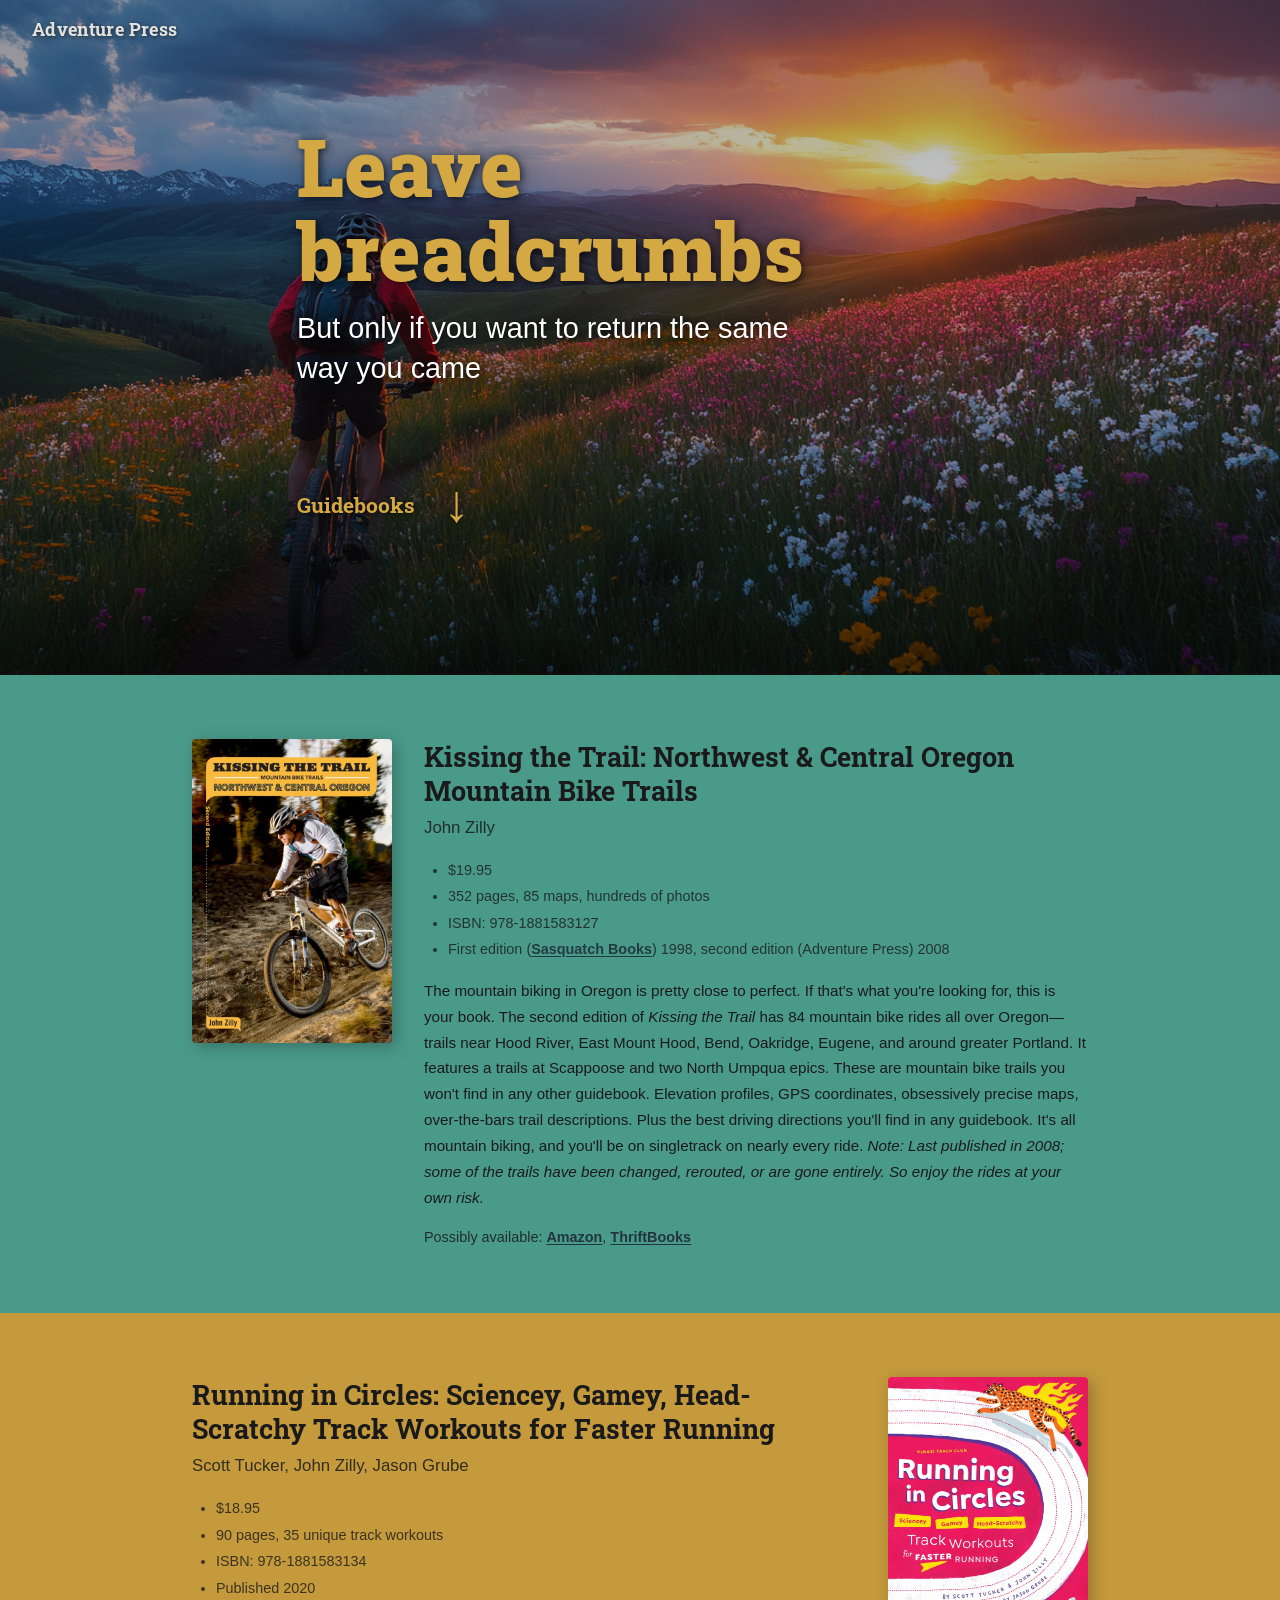
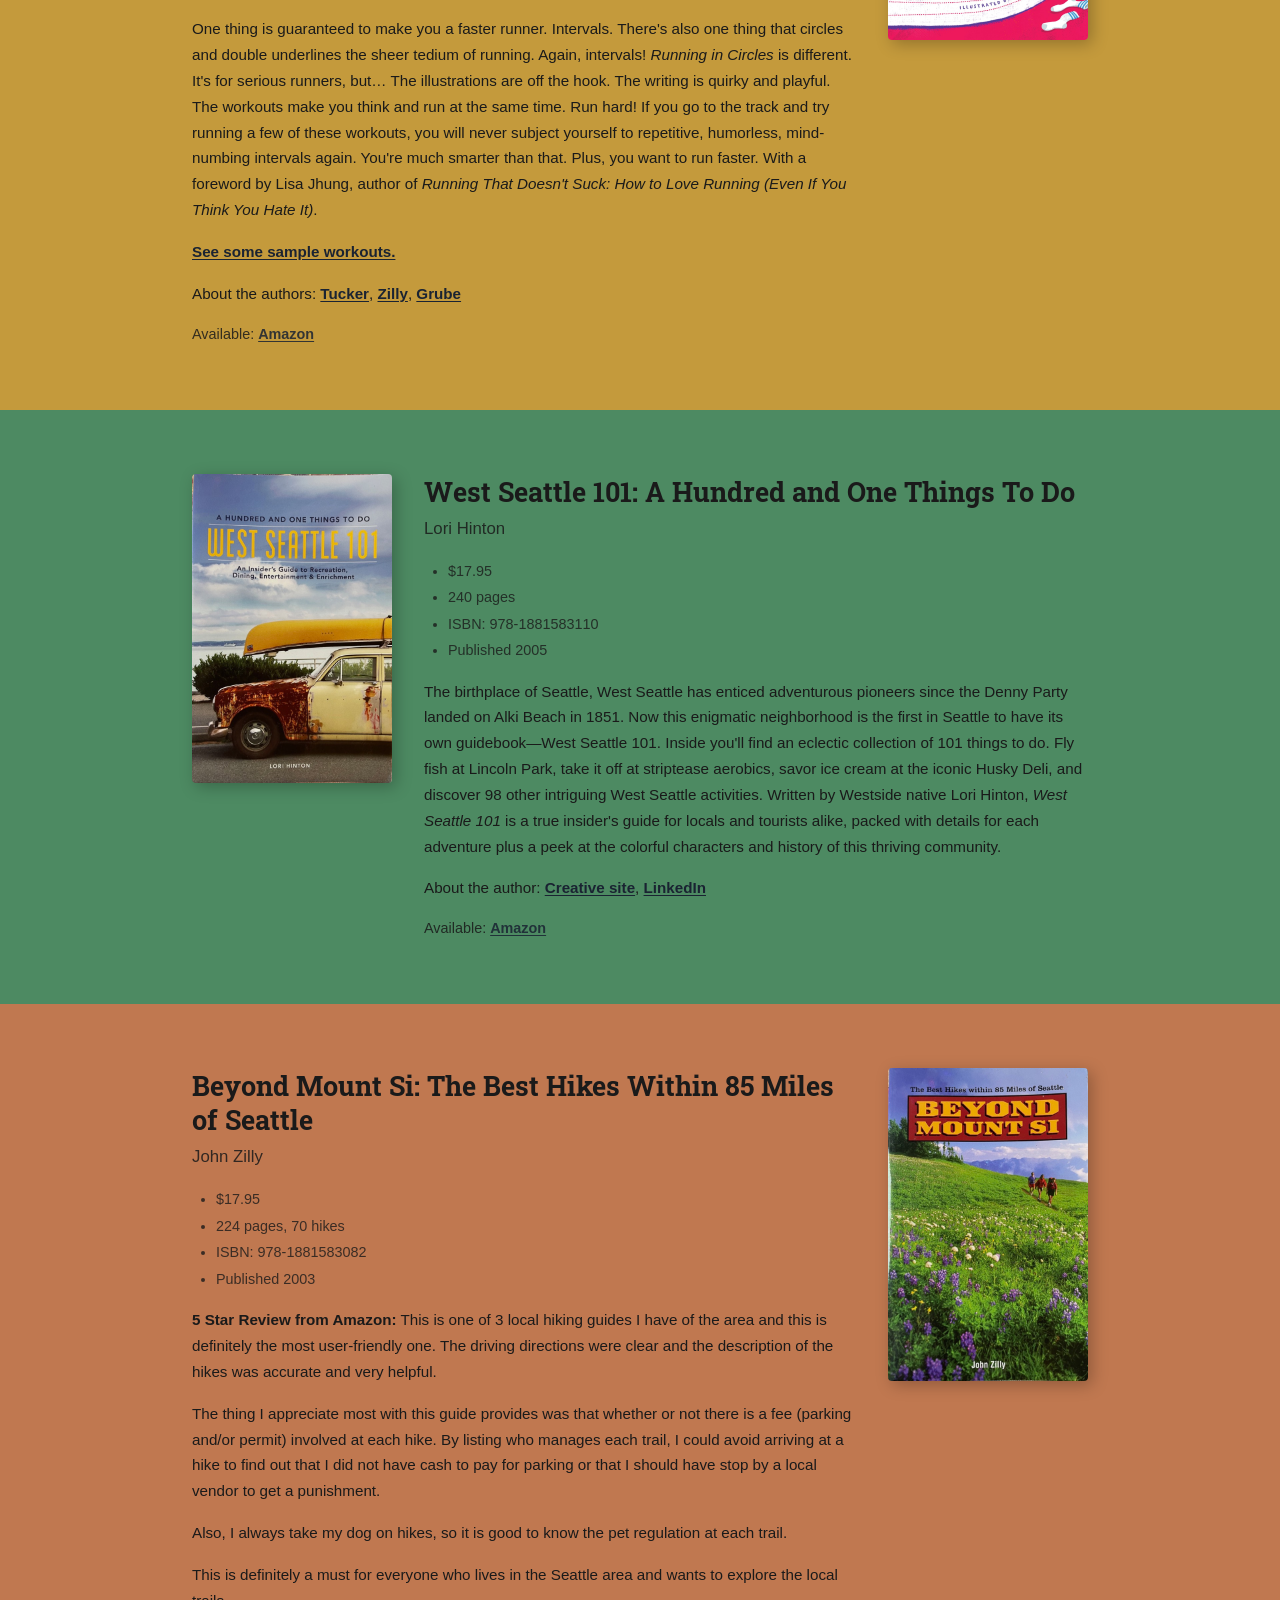
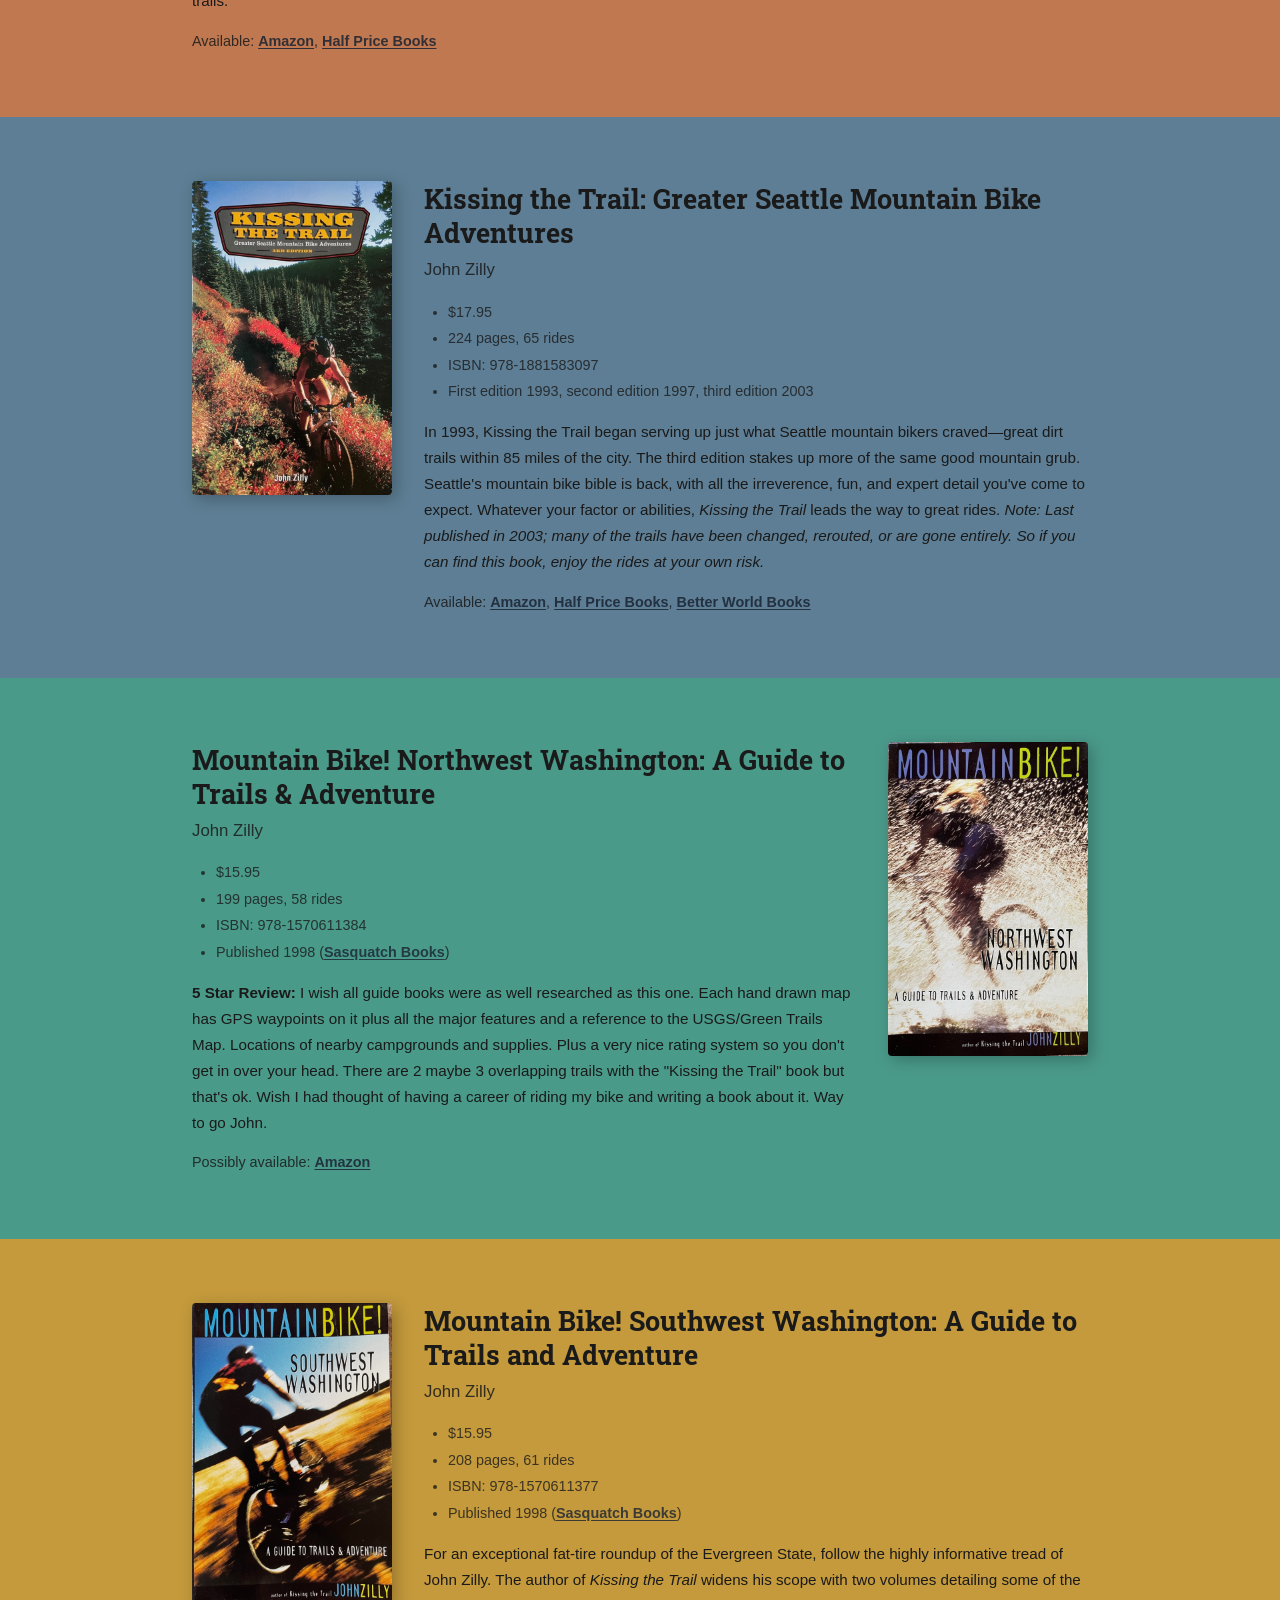
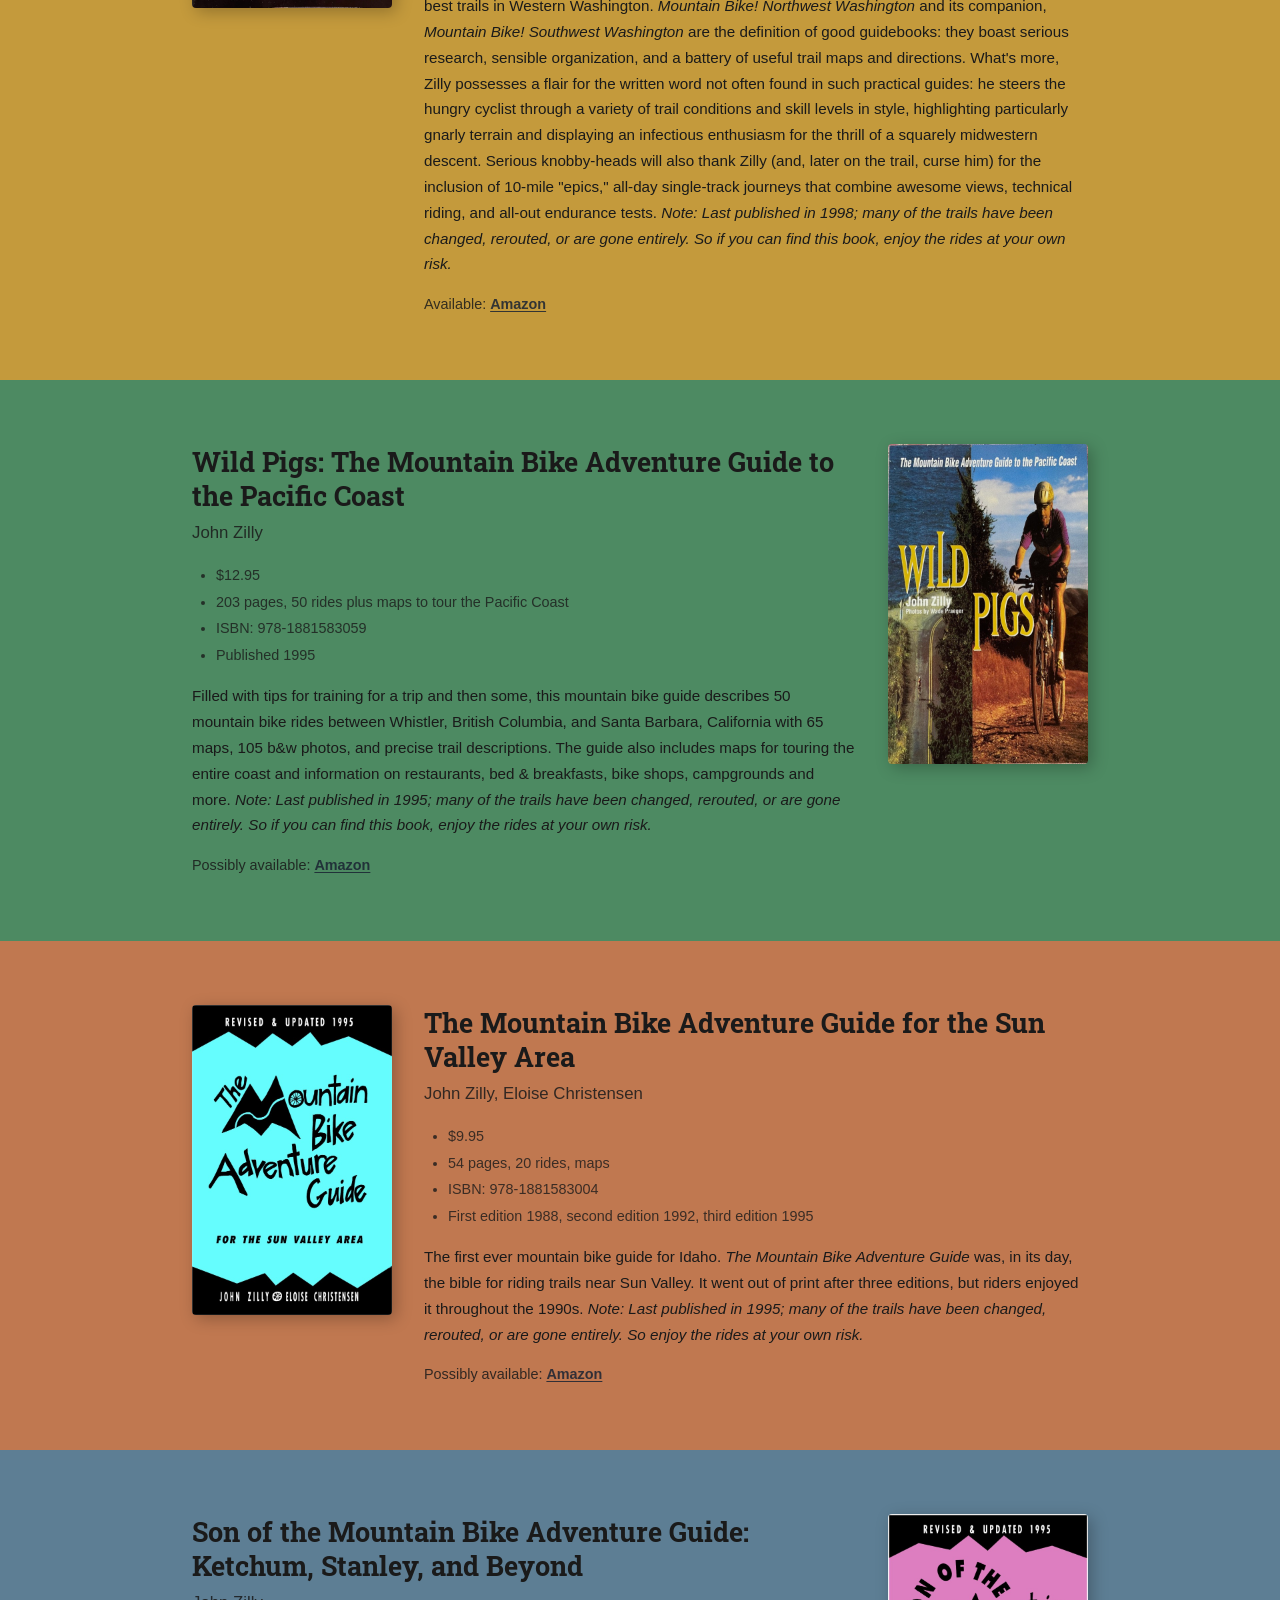
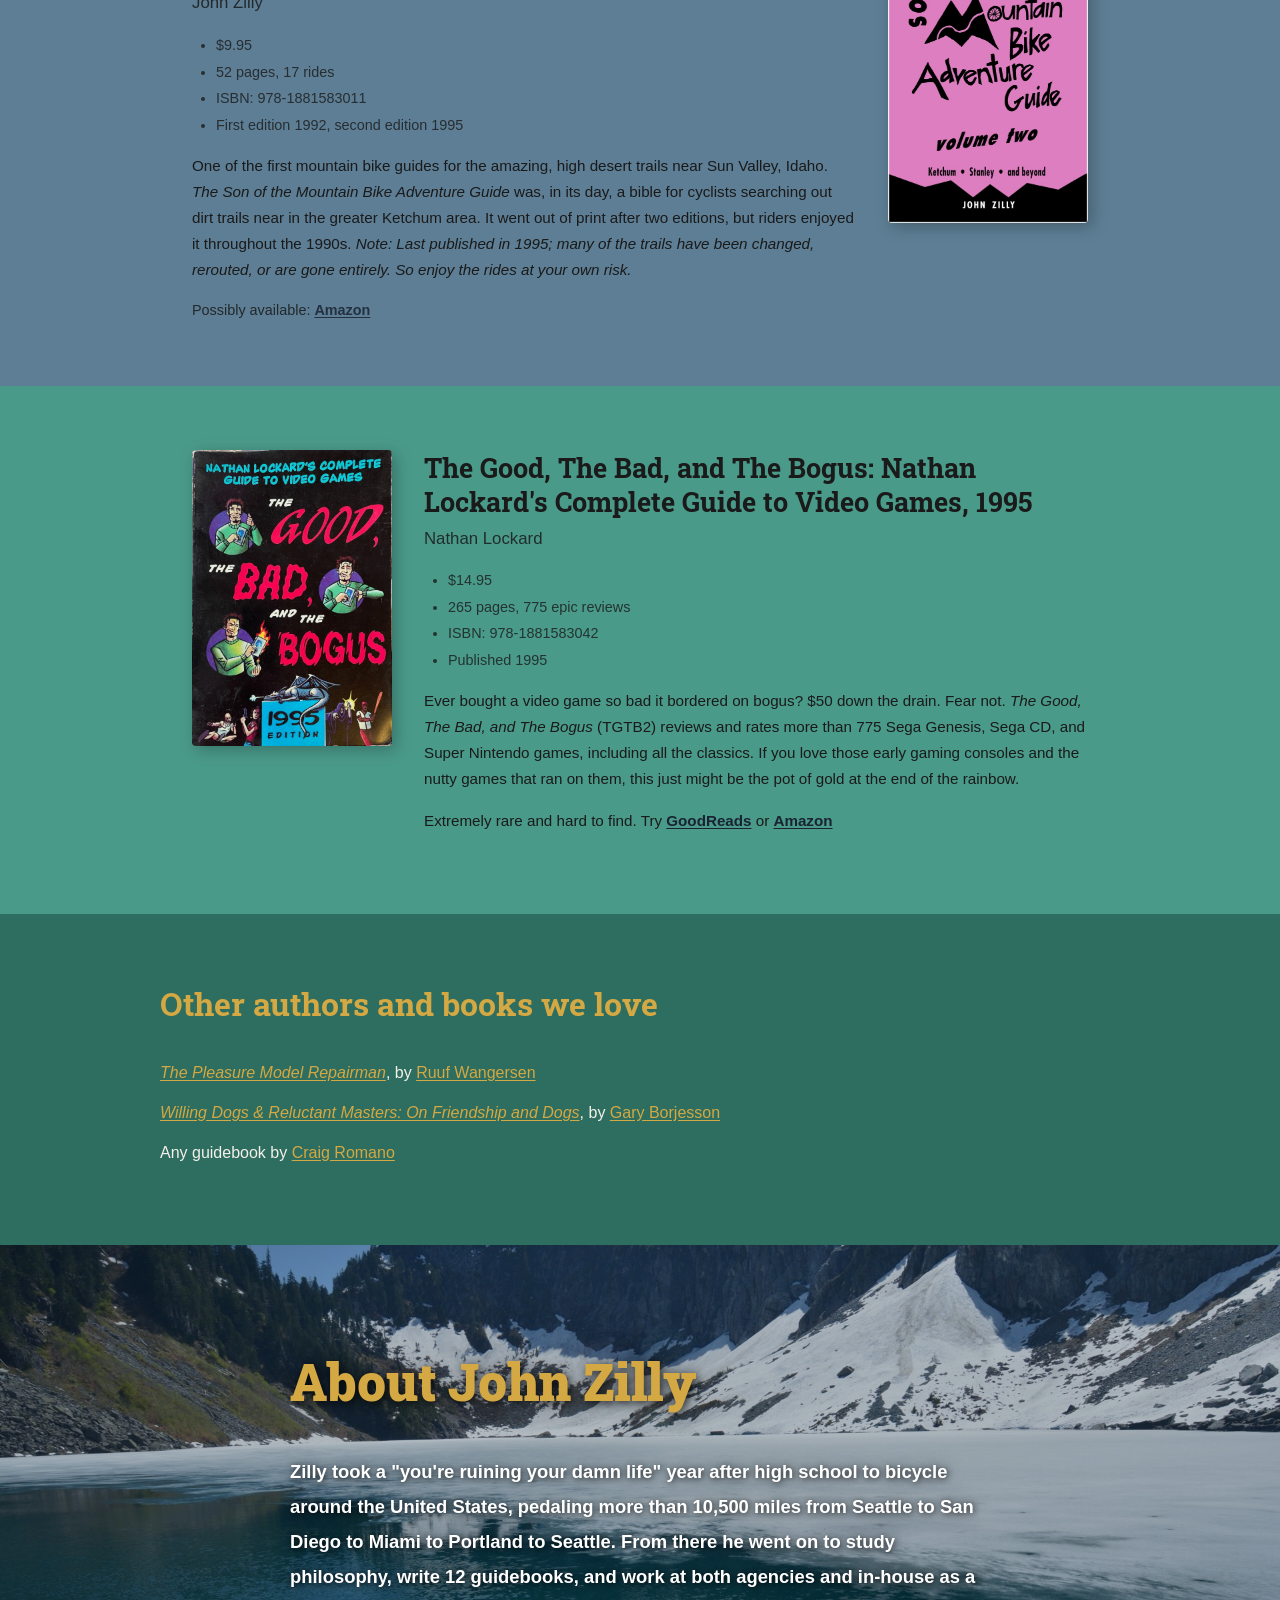
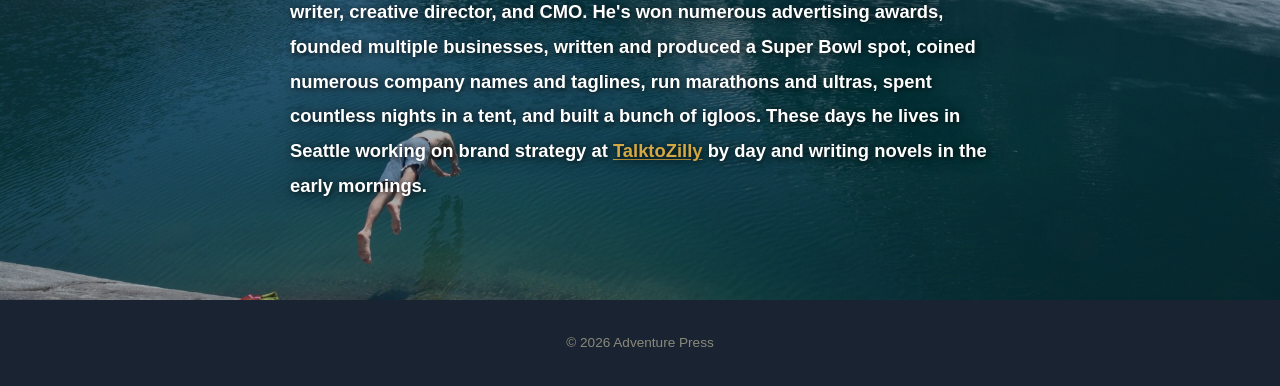
<file: index.html>
<!DOCTYPE html>
<html lang="en">
<head>
    <meta charset="UTF-8">
    <meta name="viewport" content="width=device-width, initial-scale=1.0">
    <title>Adventure Press | Discover Your Next Adventure</title>
    <meta name="description" content="Adventure Press publishes outdoor guidebooks for mountain biking, hiking, running, and adventure. Based in Seattle, Washington.">
    <meta property="og:title" content="Adventure Press | Discover Your Next Adventure">
    <meta property="og:description" content="Guidebooks for mountain biking, hiking, running, and outdoor adventure.">
    <meta property="og:type" content="website">
    <link rel="preconnect" href="https://fonts.googleapis.com">
    <link rel="preconnect" href="https://fonts.gstatic.com" crossorigin>
    <link href="https://fonts.googleapis.com/css2?family=Roboto+Slab:wght@400;700;900&display=swap" rel="stylesheet">
    <link rel="stylesheet" href="css/style.css">
</head>
<body>

    <header class="site-header">
        <a href="#" class="logo">Adventure Press</a>
    </header>

    <!-- Hero Section -->
    <section class="hero" id="hero">
        <div class="hero-content">
            <h1 class="hero-title">Leave breadcrumbs</h1>
            <p class="hero-subtitle">But only if you want to return the same way you came</p>
            <a href="#books" class="hero-cta">Guidebooks <span class="arrow">&darr;</span></a>
        </div>
    </section>

    <!-- Books Section -->
    <main class="books-section" id="books">

        <!-- Book 1: Kissing the Trail Oregon -->
        <article class="book">
            <div class="book-cover">
                <img src="images/covers/kissing-trail-oregon.jpg"
                     alt="Kissing the Trail: Northwest and Central Oregon Mountain Bike Trails cover"
                     loading="lazy" width="400" height="600">
            </div>
            <div class="book-info">
                <h2>Kissing the Trail: Northwest &amp; Central Oregon Mountain Bike Trails</h2>
                <p class="book-author">John Zilly</p>
                <ul class="book-specs">
                    <li>$19.95</li>
                    <li>352 pages, 85 maps, hundreds of photos</li>
                    <li>ISBN: 978-1881583127</li>
                    <li>First edition (<a href="https://sasquatchbooks.com/" target="_blank" rel="noopener">Sasquatch Books</a>) 1998, second edition (Adventure Press) 2008</li>
                </ul>
                <div class="book-description">
                    <p>The mountain biking in Oregon is pretty close to perfect. If that's what you're looking for, this is your book. The second edition of <em>Kissing the Trail</em> has 84 mountain bike rides all over Oregon&mdash;trails near Hood River, East Mount Hood, Bend, Oakridge, Eugene, and around greater Portland. It features a trails at Scappoose and two North Umpqua epics. These are mountain bike trails you won't find in any other guidebook. Elevation profiles, GPS coordinates, obsessively precise maps, over-the-bars trail descriptions. Plus the best driving directions you'll find in any guidebook. It's all mountain biking, and you'll be on singletrack on nearly every ride. <em>Note: Last published in 2008; some of the trails have been changed, rerouted, or are gone entirely. So enjoy the rides at your own risk.</em></p>
                </div>
                <p class="book-availability">Possibly available: <a href="https://www.amazon.com/Kissing-Trail-Northwest-Central-Mountain/dp/1570612110" target="_blank" rel="noopener">Amazon</a>, <a href="https://www.thriftbooks.com/w/kissing-the-trail_zilly-john/764143/" target="_blank" rel="noopener">ThriftBooks</a></p>
            </div>
        </article>

        <!-- Book 2: Running in Circles -->
        <article class="book">
            <div class="book-cover">
                <img src="images/covers/running-in-circles.jpg"
                     alt="Running in Circles: Track Workouts for Faster Running cover"
                     loading="lazy" width="800" height="1050">
            </div>
            <div class="book-info">
                <h2>Running in Circles: Sciencey, Gamey, Head-Scratchy Track Workouts for Faster Running</h2>
                <p class="book-author">Scott Tucker, John Zilly, Jason Grube</p>
                <ul class="book-specs">
                    <li>$18.95</li>
                    <li>90 pages, 35 unique track workouts</li>
                    <li>ISBN: 978-1881583134</li>
                    <li>Published 2020</li>
                </ul>
                <div class="book-description">
                    <p>One thing is guaranteed to make you a faster runner. Intervals. There's also one thing that circles and double underlines the sheer tedium of running. Again, intervals! <em>Running in Circles</em> is different. It's for serious runners, but&hellip; The illustrations are off the hook. The writing is quirky and playful. The workouts make you think and run at the same time. Run hard! If you go to the track and try running a few of these workouts, you will never subject yourself to repetitive, humorless, mind-numbing intervals again. You're much smarter than that. Plus, you want to run faster. With a foreword by Lisa Jhung, author of <em>Running That Doesn't Suck: How to Love Running (Even If You Think You Hate It)</em>.</p>
                    <p class="sample-link"><a href="samples/running-in-circles.html">See some sample workouts.</a></p>
                    <p>About the authors: <a href="https://www.linkedin.com/in/scottltuckermarathon/" target="_blank" rel="noopener">Tucker</a>, <a href="https://www.talktozilly.com" target="_blank" rel="noopener">Zilly</a>, <a href="https://headquarters.studio" target="_blank" rel="noopener">Grube</a></p>
                </div>
                <p class="book-availability">Available: <a href="https://www.amazon.com/Running-Circles-Sciencey-Head-Scratchy-Workouts/dp/1881583139" target="_blank" rel="noopener">Amazon</a></p>
            </div>
        </article>

        <!-- Book 3: West Seattle 101 -->
        <article class="book">
            <div class="book-cover">
                <img src="images/covers/west-seattle-101.jpg"
                     alt="West Seattle 101: A Hundred and One Things To Do cover"
                     loading="lazy" width="400" height="600">
            </div>
            <div class="book-info">
                <h2>West Seattle 101: A Hundred and One Things To Do</h2>
                <p class="book-author">Lori Hinton</p>
                <ul class="book-specs">
                    <li>$17.95</li>
                    <li>240 pages</li>
                    <li>ISBN: 978-1881583110</li>
                    <li>Published 2005</li>
                </ul>
                <div class="book-description">
                    <p>The birthplace of Seattle, West Seattle has enticed adventurous pioneers since the Denny Party landed on Alki Beach in 1851. Now this enigmatic neighborhood is the first in Seattle to have its own guidebook&mdash;West Seattle 101. Inside you'll find an eclectic collection of 101 things to do. Fly fish at Lincoln Park, take it off at striptease aerobics, savor ice cream at the iconic Husky Deli, and discover 98 other intriguing West Seattle activities. Written by Westside native Lori Hinton, <em>West Seattle 101</em> is a true insider's guide for locals and tourists alike, packed with details for each adventure plus a peek at the colorful characters and history of this thriving community.</p>
                    <p>About the author: <a href="https://www.hintoncreative.com/project/westseattle101/" target="_blank" rel="noopener">Creative site</a>, <a href="https://www.linkedin.com/in/lori-hinton-70025a5/" target="_blank" rel="noopener">LinkedIn</a></p>
                </div>
                <p class="book-availability">Available: <a href="https://www.amazon.com/West-Seattle-101-Recreation-Enrichment/dp/1881583112" target="_blank" rel="noopener">Amazon</a></p>
            </div>
        </article>

        <!-- Book 4: Beyond Mount Si -->
        <article class="book">
            <div class="book-cover">
                <img src="images/covers/beyond-mount-si.jpg"
                     alt="Beyond Mount Si: The Best Hikes Within 85 Miles of Seattle cover"
                     loading="lazy" width="400" height="600">
            </div>
            <div class="book-info">
                <h2>Beyond Mount Si: The Best Hikes Within 85 Miles of Seattle</h2>
                <p class="book-author">John Zilly</p>
                <ul class="book-specs">
                    <li>$17.95</li>
                    <li>224 pages, 70 hikes</li>
                    <li>ISBN: 978-1881583082</li>
                    <li>Published 2003</li>
                </ul>
                <div class="book-description">
                    <p><strong>5 Star Review from Amazon:</strong> This is one of 3 local hiking guides I have of the area and this is definitely the most user-friendly one. The driving directions were clear and the description of the hikes was accurate and very helpful.</p>
                    <p>The thing I appreciate most with this guide provides was that whether or not there is a fee (parking and/or permit) involved at each hike. By listing who manages each trail, I could avoid arriving at a hike to find out that I did not have cash to pay for parking or that I should have stop by a local vendor to get a punishment.</p>
                    <p>Also, I always take my dog on hikes, so it is good to know the pet regulation at each trail.</p>
                    <p>This is definitely a must for everyone who lives in the Seattle area and wants to explore the local trails.</p>
                </div>
                <p class="book-availability">Available: <a href="https://www.amazon.com/Beyond-Mount-Si-Within-Seattle/dp/1881583082" target="_blank" rel="noopener">Amazon</a>, <a href="https://www.hpb.com/beyond-mount-si-the-best-hikes-within-85-miles-of-seattle/" target="_blank" rel="noopener">Half Price Books</a></p>
            </div>
        </article>

        <!-- Book 5: Kissing the Trail Greater Seattle -->
        <article class="book">
            <div class="book-cover">
                <img src="images/covers/kissing-trail-seattle.jpg"
                     alt="Kissing the Trail: Greater Seattle Mountain Bike Adventures cover"
                     loading="lazy" width="400" height="600">
            </div>
            <div class="book-info">
                <h2>Kissing the Trail: Greater Seattle Mountain Bike Adventures</h2>
                <p class="book-author">John Zilly</p>
                <ul class="book-specs">
                    <li>$17.95</li>
                    <li>224 pages, 65 rides</li>
                    <li>ISBN: 978-1881583097</li>
                    <li>First edition 1993, second edition 1997, third edition 2003</li>
                </ul>
                <div class="book-description">
                    <p>In 1993, Kissing the Trail began serving up just what Seattle mountain bikers craved&mdash;great dirt trails within 85 miles of the city. The third edition stakes up more of the same good mountain grub. Seattle's mountain bike bible is back, with all the irreverence, fun, and expert detail you've come to expect. Whatever your factor or abilities, <em>Kissing the Trail</em> leads the way to great rides. <em>Note: Last published in 2003; many of the trails have been changed, rerouted, or are gone entirely. So if you can find this book, enjoy the rides at your own risk.</em></p>
                </div>
                <p class="book-availability">Available: <a href="https://www.amazon.com/Kissing-Trail-Greater-Mountain-Adventures/dp/1881583090" target="_blank" rel="noopener">Amazon</a>, <a href="https://www.hpb.com/kissing-the-trail-greater-seattle-mountain-bike-adventures/M-6215261-T.html" target="_blank" rel="noopener">Half Price Books</a>, <a href="https://www.betterworldbooks.com/product/detail/kissing-the-trail-greater-seattle-mountain-bike-adventures-9781881583097" target="_blank" rel="noopener">Better World Books</a></p>
            </div>
        </article>

        <!-- Book 6: Mountain Bike NW Washington -->
        <article class="book">
            <div class="book-cover">
                <img src="images/covers/mountain-bike-nw.jpg"
                     alt="Mountain Bike! Northwest Washington cover"
                     loading="lazy" width="400" height="600">
            </div>
            <div class="book-info">
                <h2>Mountain Bike! Northwest Washington: A Guide to Trails &amp; Adventure</h2>
                <p class="book-author">John Zilly</p>
                <ul class="book-specs">
                    <li>$15.95</li>
                    <li>199 pages, 58 rides</li>
                    <li>ISBN: 978-1570611384</li>
                    <li>Published 1998 (<a href="https://sasquatchbooks.com/" target="_blank" rel="noopener">Sasquatch Books</a>)</li>
                </ul>
                <div class="book-description">
                    <p><strong>5 Star Review:</strong> I wish all guide books were as well researched as this one. Each hand drawn map has GPS waypoints on it plus all the major features and a reference to the USGS/Green Trails Map. Locations of nearby campgrounds and supplies. Plus a very nice rating system so you don't get in over your head. There are 2 maybe 3 overlapping trails with the "Kissing the Trail" book but that's ok. Wish I had thought of having a career of riding my bike and writing a book about it. Way to go John.</p>
                </div>
                <p class="book-availability">Possibly available: <a href="https://www.amazon.com/Mountain-Bike-Northwest-Washington-Adventure/dp/1570611386" target="_blank" rel="noopener">Amazon</a></p>
            </div>
        </article>

        <!-- Book 7: Mountain Bike SW Washington -->
        <article class="book">
            <div class="book-cover">
                <img src="images/covers/mountain-bike-sw.jpg"
                     alt="Mountain Bike! Southwest Washington cover"
                     loading="lazy" width="400" height="600">
            </div>
            <div class="book-info">
                <h2>Mountain Bike! Southwest Washington: A Guide to Trails and Adventure</h2>
                <p class="book-author">John Zilly</p>
                <ul class="book-specs">
                    <li>$15.95</li>
                    <li>208 pages, 61 rides</li>
                    <li>ISBN: 978-1570611377</li>
                    <li>Published 1998 (<a href="https://sasquatchbooks.com/" target="_blank" rel="noopener">Sasquatch Books</a>)</li>
                </ul>
                <div class="book-description">
                    <p>For an exceptional fat-tire roundup of the Evergreen State, follow the highly informative tread of John Zilly. The author of <em>Kissing the Trail</em> widens his scope with two volumes detailing some of the best trails in Western Washington. <em>Mountain Bike! Northwest Washington</em> and its companion, <em>Mountain Bike! Southwest Washington</em> are the definition of good guidebooks: they boast serious research, sensible organization, and a battery of useful trail maps and directions. What's more, Zilly possesses a flair for the written word not often found in such practical guides: he steers the hungry cyclist through a variety of trail conditions and skill levels in style, highlighting particularly gnarly terrain and displaying an infectious enthusiasm for the thrill of a squarely midwestern descent. Serious knobby-heads will also thank Zilly (and, later on the trail, curse him) for the inclusion of 10-mile "epics," all-day single-track journeys that combine awesome views, technical riding, and all-out endurance tests. <em>Note: Last published in 1998; many of the trails have been changed, rerouted, or are gone entirely. So if you can find this book, enjoy the rides at your own risk.</em></p>
                </div>
                <p class="book-availability">Available: <a href="https://www.amazon.com/Mountain-Bike-Southwest-Washington-Adventure/dp/1570611378" target="_blank" rel="noopener">Amazon</a></p>
            </div>
        </article>

        <!-- Book 8: Wild Pigs -->
        <article class="book">
            <div class="book-cover">
                <img src="images/covers/wild-pigs.jpg"
                     alt="Wild Pigs: The Mountain Bike Adventure Guide to the Pacific Coast cover"
                     loading="lazy" width="400" height="600">
            </div>
            <div class="book-info">
                <h2>Wild Pigs: The Mountain Bike Adventure Guide to the Pacific Coast</h2>
                <p class="book-author">John Zilly</p>
                <ul class="book-specs">
                    <li>$12.95</li>
                    <li>203 pages, 50 rides plus maps to tour the Pacific Coast</li>
                    <li>ISBN: 978-1881583059</li>
                    <li>Published 1995</li>
                </ul>
                <div class="book-description">
                    <p>Filled with tips for training for a trip and then some, this mountain bike guide describes 50 mountain bike rides between Whistler, British Columbia, and Santa Barbara, California with 65 maps, 105 b&amp;w photos, and precise trail descriptions. The guide also includes maps for touring the entire coast and information on restaurants, bed &amp; breakfasts, bike shops, campgrounds and more. <em>Note: Last published in 1995; many of the trails have been changed, rerouted, or are gone entirely. So if you can find this book, enjoy the rides at your own risk.</em></p>
                </div>
                <p class="book-availability">Possibly available: <a href="https://www.amazon.com/Wild-Pigs-Mountain-Adventure-Pacific/dp/1881583058" target="_blank" rel="noopener">Amazon</a></p>
            </div>
        </article>

        <!-- Book 9: Sun Valley Guide -->
        <article class="book">
            <div class="book-cover">
                <img src="images/covers/sun-valley-guide.jpg"
                     alt="The Mountain Bike Adventure Guide for the Sun Valley Area cover"
                     loading="lazy" width="400" height="600">
            </div>
            <div class="book-info">
                <h2>The Mountain Bike Adventure Guide for the Sun Valley Area</h2>
                <p class="book-author">John Zilly, Eloise Christensen</p>
                <ul class="book-specs">
                    <li>$9.95</li>
                    <li>54 pages, 20 rides, maps</li>
                    <li>ISBN: 978-1881583004</li>
                    <li>First edition 1988, second edition 1992, third edition 1995</li>
                </ul>
                <div class="book-description">
                    <p>The first ever mountain bike guide for Idaho. <em>The Mountain Bike Adventure Guide</em> was, in its day, the bible for riding trails near Sun Valley. It went out of print after three editions, but riders enjoyed it throughout the 1990s. <em>Note: Last published in 1995; many of the trails have been changed, rerouted, or are gone entirely. So enjoy the rides at your own risk.</em></p>
                </div>
                <p class="book-availability">Possibly available: <a href="https://www.amazon.com/Mountain-Bike-Adventure-Guide-Valley/dp/1881583007" target="_blank" rel="noopener">Amazon</a></p>
            </div>
        </article>

        <!-- Book 10: Son of MBAG -->
        <article class="book">
            <div class="book-cover">
                <img src="images/covers/son-of-mbag.jpg"
                     alt="Son of the Mountain Bike Adventure Guide cover"
                     loading="lazy" width="400" height="600">
            </div>
            <div class="book-info">
                <h2>Son of the Mountain Bike Adventure Guide: Ketchum, Stanley, and Beyond</h2>
                <p class="book-author">John Zilly</p>
                <ul class="book-specs">
                    <li>$9.95</li>
                    <li>52 pages, 17 rides</li>
                    <li>ISBN: 978-1881583011</li>
                    <li>First edition 1992, second edition 1995</li>
                </ul>
                <div class="book-description">
                    <p>One of the first mountain bike guides for the amazing, high desert trails near Sun Valley, Idaho. <em>The Son of the Mountain Bike Adventure Guide</em> was, in its day, a bible for cyclists searching out dirt trails near in the greater Ketchum area. It went out of print after two editions, but riders enjoyed it throughout the 1990s. <em>Note: Last published in 1995; many of the trails have been changed, rerouted, or are gone entirely. So enjoy the rides at your own risk.</em></p>
                </div>
                <p class="book-availability">Possibly available: <a href="https://www.amazon.com/Mountain-Adventure-Ketchum-Stanley-Beyond/dp/1881583015" target="_blank" rel="noopener">Amazon</a></p>
            </div>
        </article>

        <!-- Book 11: The Good, The Bad, and The Bogus -->
        <article class="book">
            <div class="book-cover">
                <img src="images/covers/good-bad-bogus.jpg"
                     alt="The Good, The Bad, and The Bogus cover"
                     loading="lazy" width="400" height="600">
            </div>
            <div class="book-info">
                <h2>The Good, The Bad, and The Bogus: Nathan Lockard's Complete Guide to Video Games, 1995</h2>
                <p class="book-author">Nathan Lockard</p>
                <ul class="book-specs">
                    <li>$14.95</li>
                    <li>265 pages, 775 epic reviews</li>
                    <li>ISBN: 978-1881583042</li>
                    <li>Published 1995</li>
                </ul>
                <div class="book-description">
                    <p>Ever bought a video game so bad it bordered on bogus? $50 down the drain. Fear not. <em>The Good, The Bad, and The Bogus</em> (TGTB2) reviews and rates more than 775 Sega Genesis, Sega CD, and Super Nintendo games, including all the classics. If you love those early gaming consoles and the nutty games that ran on them, this just might be the pot of gold at the end of the rainbow.</p>
                    <p>Extremely rare and hard to find. Try <a href="https://www.goodreads.com/book/show/4626123-the-good-the-bad-and-the-bogus" target="_blank" rel="noopener">GoodReads</a> or <a href="https://www.amazon.com/Good-Bad-Bogus-Lockards-Complete/dp/188158304X" target="_blank" rel="noopener">Amazon</a></p>
                </div>
            </div>
        </article>

    </main>

    <!-- Other Authors Section -->
    <section class="other-authors" id="other-authors">
        <div class="other-authors-content">
            <h2>Other authors and books we love</h2>
            <ul>
                <li><a href="https://www.amazon.com/Pleasure-Model-Repairman-Ruuf-Wangersen/dp/1940233496" target="_blank" rel="noopener"><em>The Pleasure Model Repairman</em></a>, by <a href="https://www.amazon.com/stores/author/B079XC7WDS/about" target="_blank" rel="noopener">Ruuf Wangersen</a></li>
                <li><a href="https://www.amazon.com/Willing-Dogs-Reluctant-Masters-Friendship/dp/1589880765" target="_blank" rel="noopener"><em>Willing Dogs &amp; Reluctant Masters: On Friendship and Dogs</em></a>, by <a href="https://substack.com/@garyborjesson" target="_blank" rel="noopener">Gary Borjesson</a></li>
                <li>Any guidebook by <a href="https://www.mountaineers.org/members/craig-romano" target="_blank" rel="noopener">Craig Romano</a></li>
            </ul>
        </div>
    </section>

    <!-- About Section -->
    <section class="about" id="about">
        <div class="about-content">
            <h2>About John Zilly</h2>
            <p>Zilly took a "you're ruining your damn life" year after high school to bicycle around the United States, pedaling more than 10,500 miles from Seattle to San Diego to Miami to Portland to Seattle. From there he went on to study philosophy, write 12 guidebooks, and work at both agencies and in-house as a writer, creative director, and CMO. He's won numerous advertising awards, founded multiple businesses, written and produced a Super Bowl spot, coined numerous company names and taglines, run marathons and ultras, spent countless nights in a tent, and built a bunch of igloos. These days he lives in Seattle working on brand strategy at <a href="https://www.talktozilly.com" target="_blank" rel="noopener">TalktoZilly</a> by day and writing novels in the early mornings.</p>
        </div>
    </section>

    <!-- Footer -->
    <footer class="site-footer">
        <p>&copy; 2026 Adventure Press</p>
    </footer>

    <script src="js/main.js"></script>
</body>
</html>
</file>
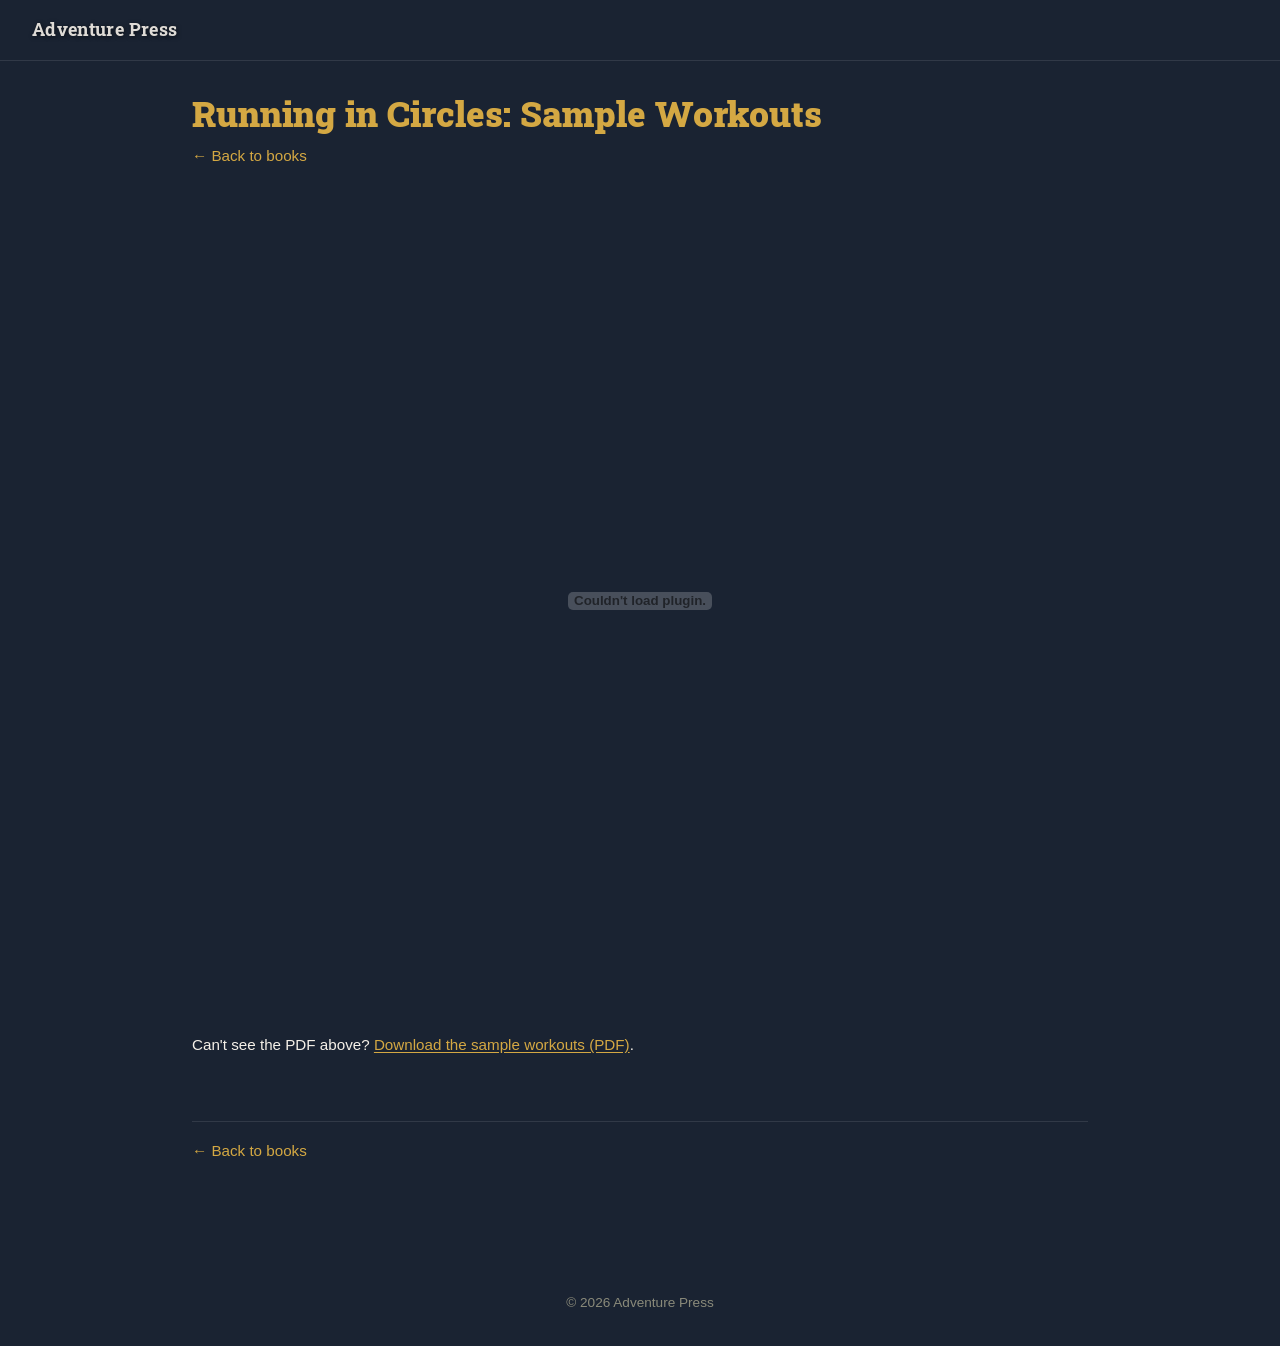
<file: samples/running-in-circles.html>
<!DOCTYPE html>
<html lang="en">
<head>
    <meta charset="UTF-8">
    <meta name="viewport" content="width=device-width, initial-scale=1.0">
    <title>Running in Circles: Sample Workouts | Adventure Press</title>
    <meta name="description" content="Sample workouts from Running in Circles: Sciencey, Gamey, Head-Scratchy Track Workouts for Faster Running.">
    <link rel="preconnect" href="https://fonts.googleapis.com">
    <link rel="preconnect" href="https://fonts.gstatic.com" crossorigin>
    <link href="https://fonts.googleapis.com/css2?family=Roboto+Slab:wght@400;700;900&display=swap" rel="stylesheet">
    <link rel="stylesheet" href="../css/style.css">
</head>
<body class="sample-page">

    <header class="site-header">
        <a href="../index.html" class="logo">Adventure Press</a>
    </header>

    <main class="sample-content">
        <div class="sample-header">
            <h1>Running in Circles: Sample Workouts</h1>
            <p class="sample-back"><a href="../index.html#books">&larr; Back to books</a></p>
        </div>

        <div class="sample-viewer">
            <embed src="running-in-circles-sample.pdf"
                   type="application/pdf"
                   width="100%"
                   height="800px"
                   title="Running in Circles sample workouts PDF">
        </div>

        <div class="sample-fallback">
            <p>Can't see the PDF above? <a href="running-in-circles-sample.pdf">Download the sample workouts (PDF)</a>.</p>
        </div>

        <div class="sample-nav">
            <a href="../index.html#books">&larr; Back to books</a>
        </div>
    </main>

    <footer class="site-footer">
        <p>&copy; 2026 Adventure Press</p>
    </footer>

</body>
</html>
</file>
<file: css/style.css>
/* ============================================
   Adventure Press - Main Stylesheet
   ============================================ */

/* -- CSS Variables -- */
:root {
    --color-teal: #4a9a8a;
    --color-teal-light: #4a9a8a;
    --color-teal-dark: #2d6e60;
    --color-gold: #d4a843;
    --color-gold-light: #e0bc5e;
    --color-dark: #1a2332;
    --color-dark-blue: #1e3a5f;
    --color-cream: #f5f0e8;
    --color-text-dark: #1a1a1a;
    --color-text-light: #e8e4dc;
    --color-text-muted: #8a8a7a;

    /* Adventurous book section colors */
    --color-book-teal: #4a9a8a;
    --color-book-gold: #c49a3c;
    --color-book-forest: #4d8a62;
    --color-book-canyon: #c07850;
    --color-book-slate: #5d7e94;

    --font-heading: 'Roboto Slab', 'Rockwell', 'Courier New', serif;
    --font-body: -apple-system, BlinkMacSystemFont, 'Segoe UI', Roboto, 'Helvetica Neue', Arial, sans-serif;

    --max-width: 960px;
    --spacing-sm: 0.5rem;
    --spacing-md: 1rem;
    --spacing-lg: 2rem;
    --spacing-xl: 4rem;
}

/* -- Reset & Base -- */
*,
*::before,
*::after {
    box-sizing: border-box;
    margin: 0;
    padding: 0;
}

html {
    scroll-behavior: smooth;
    -webkit-text-size-adjust: 100%;
}

body {
    font-family: var(--font-body);
    font-size: 16px;
    line-height: 1.6;
    color: var(--color-text-dark);
    background-color: var(--color-dark);
    -webkit-font-smoothing: antialiased;
    -moz-osx-font-smoothing: grayscale;
}

img {
    max-width: 100%;
    height: auto;
    display: block;
}

a {
    color: var(--color-gold);
    text-decoration: underline;
    text-underline-offset: 2px;
    transition: color 0.2s ease;
}

a:hover {
    color: var(--color-gold-light);
}

ul {
    list-style: disc;
    padding-left: 1.5rem;
}

/* -- Header -- */
.site-header {
    position: absolute;
    top: 0;
    left: 0;
    right: 0;
    z-index: 100;
    padding: var(--spacing-md) var(--spacing-lg);
}

.logo {
    font-family: var(--font-heading);
    font-size: 1.1rem;
    font-weight: 700;
    color: var(--color-cream);
    text-decoration: none;
    letter-spacing: 0.02em;
    opacity: 0.9;
    transition: opacity 0.2s ease;
    text-shadow: 1px 1px 4px rgba(0, 0, 0, 0.6);
}

.logo:hover {
    opacity: 1;
    color: var(--color-cream);
}

/* -- Hero Section -- */
.hero {
    position: relative;
    min-height: 75vh;
    display: flex;
    align-items: center;
    justify-content: center;
    background:
        url('../images/hero-bg.webp') center 35% / cover no-repeat;
    overflow: hidden;
}

.hero::before {
    content: '';
    position: absolute;
    inset: 0;
    background: linear-gradient(
        to bottom,
        rgba(0, 0, 0, 0.35) 0%,
        rgba(0, 0, 0, 0.2) 40%,
        rgba(0, 0, 0, 0.3) 70%,
        rgba(0, 0, 0, 0.55) 100%
    );
    pointer-events: none;
}

.hero-content {
    position: relative;
    text-align: left;
    padding: var(--spacing-xl) var(--spacing-lg);
    max-width: 750px;
    width: 100%;
}

.hero-title {
    font-family: var(--font-heading);
    font-size: clamp(2.8rem, 7vw, 5rem);
    font-weight: 900;
    color: var(--color-gold);
    line-height: 1.05;
    margin-bottom: var(--spacing-md);
    text-shadow: 2px 2px 8px rgba(0, 0, 0, 0.7), 0 0 40px rgba(0, 0, 0, 0.3);
}

.hero-subtitle {
    font-family: var(--font-body);
    font-size: clamp(1.3rem, 3vw, 1.8rem);
    font-weight: 400;
    color: #ffffff;
    line-height: 1.4;
    margin-bottom: var(--spacing-xl);
    max-width: 550px;
    text-shadow: 1px 1px 6px rgba(0, 0, 0, 0.7), 0 0 20px rgba(0, 0, 0, 0.3);
}

.hero-cta {
    display: inline-block;
    font-family: var(--font-heading);
    font-size: 1.3rem;
    font-weight: 700;
    color: var(--color-gold);
    text-decoration: none;
    padding: var(--spacing-sm) 0;
    transition: transform 0.2s ease;
    text-shadow: 1px 1px 4px rgba(0, 0, 0, 0.6);
}

.hero-cta:hover {
    color: var(--color-gold-light);
    transform: translateY(2px);
}

.hero-cta .arrow {
    display: inline-block;
    margin-left: 0.4em;
    font-size: 2.5em;
    vertical-align: -0.15em;
    animation: bounce 2s infinite;
}

@keyframes bounce {
    0%, 20%, 50%, 80%, 100% { transform: translateY(0); }
    40% { transform: translateY(10px); }
    60% { transform: translateY(5px); }
}

/* -- Books Section -- */
.books-section {
    background-color: var(--color-dark);
    padding: 0;
}

/* -- Book Article -- */
.book {
    display: flex;
    gap: var(--spacing-lg);
    max-width: var(--max-width);
    margin: 0 auto;
    padding: var(--spacing-xl) var(--spacing-lg);
    align-items: flex-start;
}

.book:nth-child(even) {
    flex-direction: row-reverse;
}

/* -- Adventurous Book Colors -- */
.book:nth-child(5n+1) { background-color: var(--color-book-teal); }
.book:nth-child(5n+2) { background-color: var(--color-book-gold); }
.book:nth-child(5n+3) { background-color: var(--color-book-forest); }
.book:nth-child(5n+4) { background-color: var(--color-book-canyon); }
.book:nth-child(5n+5) { background-color: var(--color-book-slate); }

/* Full-bleed colored bands */
.books-section > .book {
    max-width: none;
}

.books-section > .book > .book-cover,
.books-section > .book > .book-info {
    /* Constrain content within the full-bleed band */
}

/* Use an inner wrapper approach via padding */
.book {
    padding-left: max(var(--spacing-lg), calc((100% - var(--max-width)) / 2 + var(--spacing-lg)));
    padding-right: max(var(--spacing-lg), calc((100% - var(--max-width)) / 2 + var(--spacing-lg)));
}

.book-cover {
    flex: 0 0 200px;
    max-width: 200px;
}

.book-cover img {
    width: 100%;
    height: auto;
    border-radius: 4px;
    box-shadow: 4px 4px 16px rgba(0, 0, 0, 0.25);
    transition: transform 0.3s ease, box-shadow 0.3s ease;
}

.book-cover img:hover {
    transform: scale(1.03);
    box-shadow: 6px 6px 24px rgba(0, 0, 0, 0.35);
}

.book-info {
    flex: 1;
    min-width: 0;
}

.book-info h2 {
    font-family: var(--font-heading);
    font-size: clamp(1.3rem, 3vw, 1.7rem);
    font-weight: 700;
    color: var(--color-text-dark);
    line-height: 1.25;
    margin-bottom: var(--spacing-sm);
}

.book-author {
    font-size: 1.05rem;
    font-weight: 400;
    color: var(--color-text-dark);
    margin-bottom: var(--spacing-md);
    opacity: 0.85;
}

.book-specs {
    font-size: 0.9rem;
    color: var(--color-text-dark);
    margin-bottom: var(--spacing-md);
    line-height: 1.7;
    opacity: 0.8;
}

.book-specs li {
    margin-bottom: 2px;
}

.book-specs a {
    color: var(--color-dark);
    font-weight: 600;
}

.book-specs a:hover {
    color: var(--color-dark-blue);
}

.book-description {
    margin-bottom: var(--spacing-md);
    color: var(--color-text-dark);
    line-height: 1.7;
    font-size: 0.95rem;
}

.book-description p {
    margin-bottom: var(--spacing-md);
}

.book-description p:last-child {
    margin-bottom: 0;
}

.book-description a {
    color: var(--color-dark);
    font-weight: 600;
}

.book-description a:hover {
    color: var(--color-dark-blue);
}

.book-availability {
    font-size: 0.9rem;
    color: var(--color-text-dark);
    opacity: 0.85;
}

.book-availability a {
    color: var(--color-dark);
    font-weight: 600;
}

.book-availability a:hover {
    color: var(--color-dark-blue);
}

/* -- Other Authors Section -- */
.other-authors {
    background-color: var(--color-teal-dark);
    padding: var(--spacing-xl) var(--spacing-lg);
}

.other-authors-content {
    max-width: var(--max-width);
    margin: 0 auto;
}

.other-authors h2 {
    font-family: var(--font-heading);
    font-size: clamp(1.5rem, 3vw, 2rem);
    font-weight: 700;
    color: var(--color-gold);
    margin-bottom: var(--spacing-lg);
}

.other-authors ul {
    list-style: none;
    padding-left: 0;
}

.other-authors li {
    font-size: 1rem;
    color: var(--color-cream);
    margin-bottom: var(--spacing-md);
    line-height: 1.5;
}

.other-authors a {
    color: var(--color-gold);
}

.other-authors a:hover {
    color: var(--color-gold-light);
}

/* -- About Section -- */
.about {
    position: relative;
    background:
        url('../images/about-bg.jpg') center 60% / cover no-repeat;
    padding: 6rem var(--spacing-lg);
    min-height: 70vh;
    display: flex;
    align-items: center;
    overflow: hidden;
}

.about::before {
    content: '';
    position: absolute;
    inset: 0;
    background: linear-gradient(
        160deg,
        rgba(10, 30, 50, 0.4) 0%,
        rgba(15, 40, 60, 0.3) 40%,
        rgba(10, 25, 45, 0.35) 100%
    );
    pointer-events: none;
}

.about-content {
    position: relative;
    max-width: var(--max-width);
    margin: 0 auto;
}

.about h2 {
    font-family: var(--font-heading);
    font-size: clamp(2.2rem, 5vw, 3.2rem);
    font-weight: 900;
    color: var(--color-gold);
    margin-bottom: var(--spacing-lg);
    text-shadow: 2px 2px 8px rgba(0, 0, 0, 0.7), 0 0 30px rgba(0, 0, 0, 0.4);
}

.about p {
    color: #ffffff;
    font-size: 1.15rem;
    font-weight: 600;
    line-height: 1.9;
    max-width: 700px;
    text-shadow: 1px 1px 6px rgba(0, 0, 0, 0.8), 0 0 20px rgba(0, 0, 0, 0.4);
}

.about a {
    color: var(--color-gold);
}

.about a:hover {
    color: var(--color-gold-light);
}

/* -- Footer -- */
.site-footer {
    background-color: var(--color-dark);
    padding: var(--spacing-lg);
    text-align: center;
}

.site-footer p {
    color: var(--color-text-muted);
    font-size: 0.85rem;
}

/* -- Scroll Animations -- */
.book {
    opacity: 0;
    transform: translateY(30px);
    transition: opacity 0.6s ease, transform 0.6s ease;
}

.book.visible {
    opacity: 1;
    transform: translateY(0);
}

/* -- Responsive Design -- */
@media (max-width: 768px) {
    .book {
        flex-direction: column !important;
        gap: var(--spacing-md);
        padding-left: var(--spacing-md) !important;
        padding-right: var(--spacing-md) !important;
    }

    .book-cover {
        flex: none;
        max-width: 160px;
    }

    .hero-content {
        padding: var(--spacing-xl) var(--spacing-md);
    }

    .other-authors {
        padding: var(--spacing-lg) var(--spacing-md);
    }

    .about {
        padding: var(--spacing-lg) var(--spacing-md);
    }
}

@media (max-width: 480px) {
    body {
        font-size: 15px;
    }

    .book-cover {
        max-width: 140px;
    }

    .site-header {
        padding: var(--spacing-sm) var(--spacing-md);
    }
}

/* -- Print Styles -- */
@media print {
    .hero, .site-header, .site-footer {
        display: none;
    }

    .book {
        opacity: 1;
        transform: none;
        page-break-inside: avoid;
        background-color: white !important;
    }

    body {
        background: white;
        color: black;
    }
}

/* ============================================
   Sample Page Template
   ============================================ */
.sample-page {
    background-color: var(--color-dark);
}

.sample-page .site-header {
    position: relative;
    background-color: var(--color-dark);
    border-bottom: 1px solid rgba(255, 255, 255, 0.1);
}

.sample-content {
    max-width: var(--max-width);
    margin: 0 auto;
    padding: var(--spacing-lg);
}

.sample-header {
    margin-bottom: var(--spacing-lg);
}

.sample-header h1 {
    font-family: var(--font-heading);
    font-size: clamp(1.5rem, 4vw, 2.2rem);
    font-weight: 900;
    color: var(--color-gold);
    line-height: 1.2;
    margin-bottom: var(--spacing-sm);
}

.sample-back a,
.sample-nav a {
    color: var(--color-gold);
    font-size: 0.95rem;
    text-decoration: none;
}

.sample-back a:hover,
.sample-nav a:hover {
    color: var(--color-gold-light);
    text-decoration: underline;
}

.sample-viewer {
    margin-bottom: var(--spacing-lg);
    border-radius: 4px;
    overflow: hidden;
}

.sample-viewer embed,
.sample-viewer iframe {
    width: 100%;
    min-height: 80vh;
    border: none;
    display: block;
}

.sample-fallback {
    margin-bottom: var(--spacing-xl);
}

.sample-fallback p {
    color: var(--color-cream);
    font-size: 0.95rem;
}

.sample-fallback a {
    color: var(--color-gold);
}

.sample-fallback a:hover {
    color: var(--color-gold-light);
}

.sample-nav {
    padding-top: var(--spacing-md);
    border-top: 1px solid rgba(255, 255, 255, 0.1);
    margin-bottom: var(--spacing-xl);
}

.sample-link a {
    font-weight: 600;
}

@media (max-width: 768px) {
    .sample-content {
        padding: var(--spacing-md);
    }

    .sample-viewer embed,
    .sample-viewer iframe {
        min-height: 60vh;
    }
}

@media (max-width: 480px) {
    .sample-viewer embed,
    .sample-viewer iframe {
        min-height: 50vh;
    }
}
</file>
